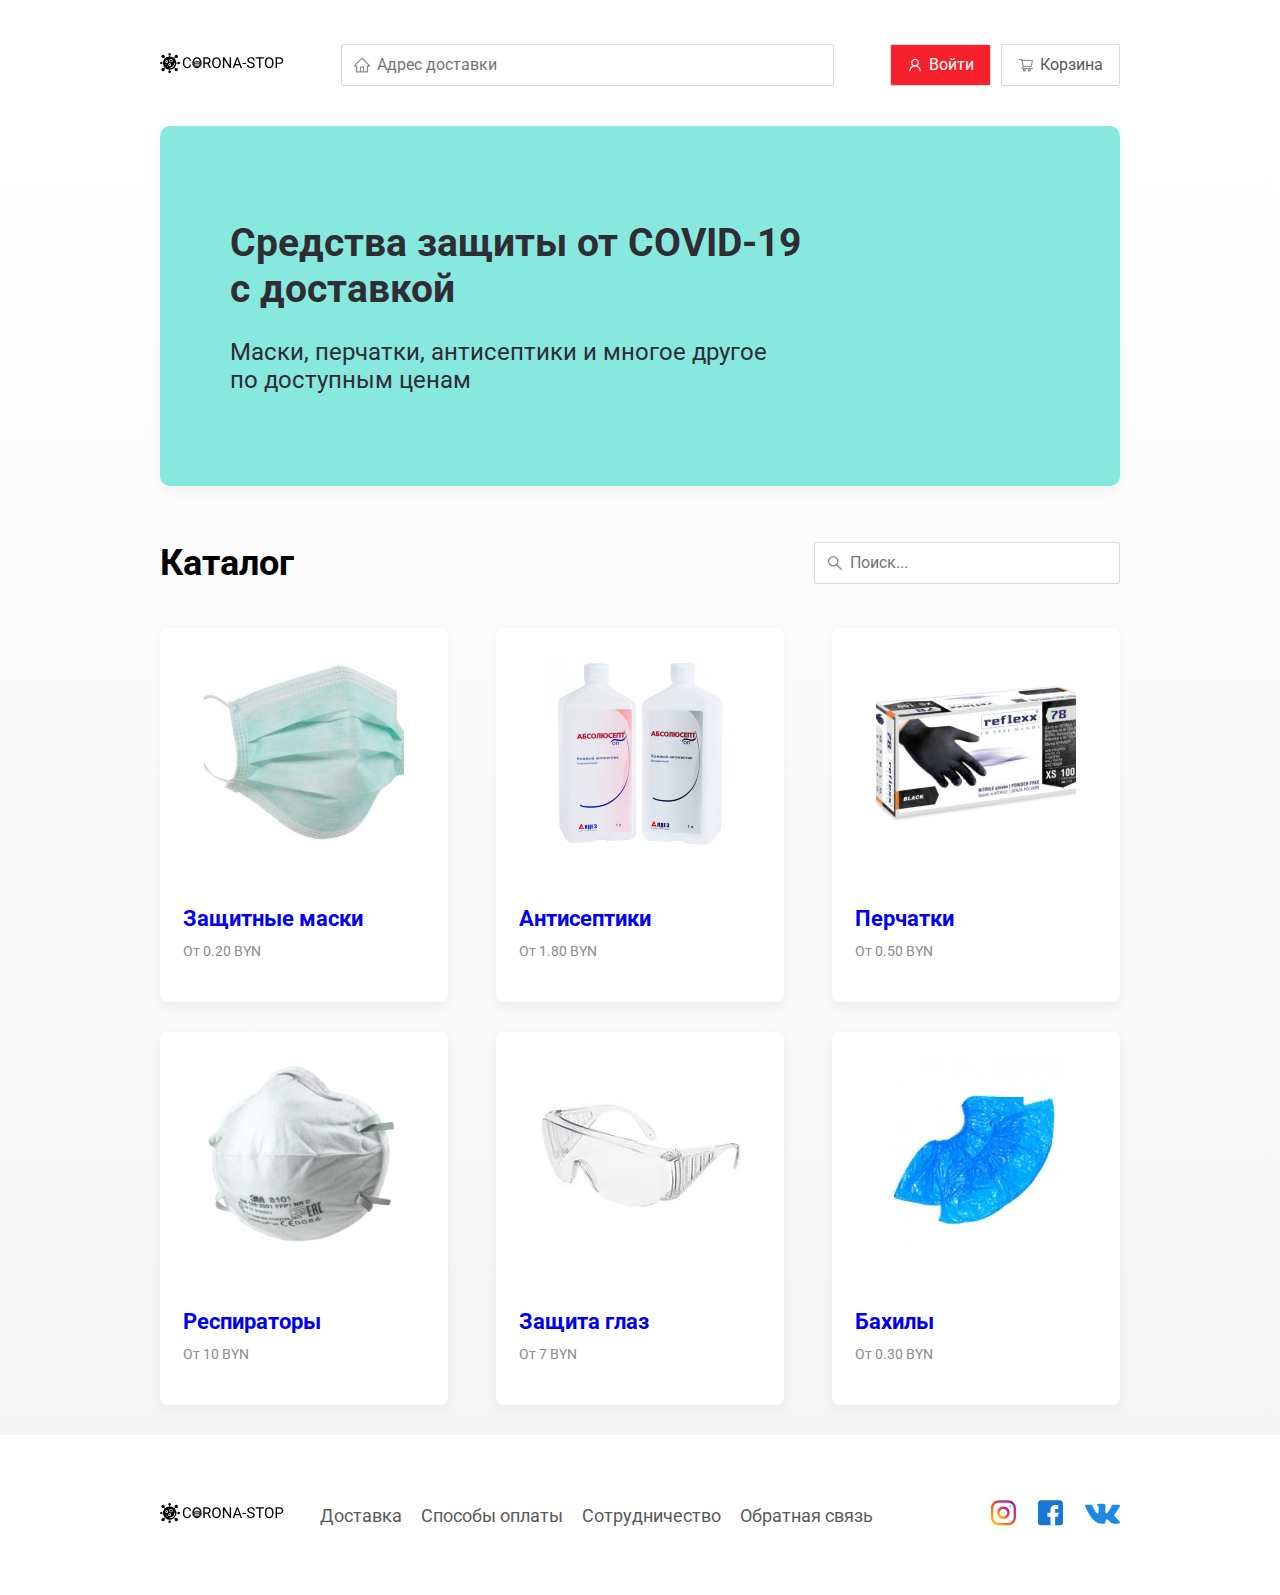
<file: index.html>
<!DOCTYPE html>
<html lang="ru">
<head>
    <meta charset="UTF-8">
    <meta name="viewport" content="width=device-width, initial-scale=1.0">
    <title>CORONA-STOP - Средства индивидуальной защиты</title>
    <link href="https://fonts.googleapis.com/css2?family=Roboto:wght@400;700&display=swap" rel="stylesheet">
    <link rel="stylesheet" href="css/normalize.css">

    <link rel="stylesheet" href="css/style.css">
</head>
<body>
    <div class="container">
        <header class="header">
            <a href="index.html">
            <img src="img/logo.svg" alt="Logo" class="logo">
            </a>
            <input type="text" class="input input-adress" placeholder="Адрес доставки"> 
            <div class="buttons">
                <button class="button button-primary">
                    <img src="img/user.svg" alt="user" class="button-icon"> 
                   <span class="button-text">Войти</span> 
                </button>
                <button class="button">
                    <img src="img/shopping-cart.svg" alt="cart" class="button-icon"> 
                    <span class="button-text">Корзина</span>
                    </button>
            </div>
        </header>   
    </div>
   <!-- /.container -->

<main class="main">
    <div class="container">
        <section class="promo">
            <h1 class="promo-title">Средства защиты от COVID-19 <br>
                с доставкой</h1>
            <p class="promo-text">Маски, перчатки, антисептики и многое другое по доступным ценам
            </p>
        </section>

        <section class="restaurants">
            <div class="section-heading">
              <h2 class="section-title">Каталог</h2>
                <input type="text" class="input input-search" placeholder="Поиск..."/>
            </div>
            <div class="cards">

                <a href="mask.html" class="card">
                    <img src="img/image.png" alt="image" class="card-image">
                    <div class="card-text">
                        <div class="card-heading">
                            <h3 class="card-title">Защитные маски</h3>
                        </div>
                        <!-- /.card-heading -->
                            <div class="fofo">
                                <div class="price">От 0.20 BYN</div>
                            </div>
                            <!-- /.card-info -->
                    </div>
                    <!-- /.card-text -->
                </a>
                <!-- /.card -->



                <a href="mask.html" class="card">
                    <img src="img/image1.png" alt="image" class="card-image">
                    <div class="card-text">
                        <div class="card-heading">
                            <h3 class="card-title">Антисептики</h3>
                        </div>
                        <!-- /.card-heading -->
                            <div class="card-info">
                                <div class="price">От 1.80 BYN</div>
                            </div>
                            <!-- /.card-info -->
                    </div>
                    <!-- /.card-text -->
                </a>
                <!-- /.card -->


                <a href="mask.html" class="card">
                    <img src="img/image2.png" alt="image" class="card-image">
                    <div class="card-text">
                        <div class="card-heading">
                            <h3 class="card-title">Перчатки</h3>
                        </div>
                        <!-- /.card-heading -->
                            <div class="card-info">
                                <div class="price">От 0.50 BYN</div>
                            </div>
                            <!-- /.card-info -->
                    </div>
                    <!-- /.card-text -->
                </a>
                <!-- /.card -->


                <a href="mask.html" class="card">
                    <img src="img/image3.png" alt="image" class="card-image">
                    <div class="card-text">
                        <div class="card-heading">
                            <h3 class="card-title">Респираторы</h3>
                        </div>
                        <!-- /.card-heading -->
                            <div class="card-info">
                                <div class="price">От 10 BYN</div>
                            </div>
                            <!-- /.card-info -->
                    </div>
                    <!-- /.card-text -->
                </a>
                <!-- /.card -->


                <a href="mask.html" class="card">
                    <img src="img/image4.png" alt="image" class="card-image">
                    <div class="card-text">
                        <div class="card-heading">
                            <h3 class="card-title">Защита глаз</h3>
                        </div>
                        <!-- /.card-heading -->
                            <div class="card-info">
                                <div class="price">От 7 BYN</div>
                            </div>
                            <!-- /.card-info -->
                    </div>
                    <!-- /.card-text -->
                </a>
                <!-- /.card -->


                <a href="mask.html" class="card">
                    <img src="img/image5.png" alt="image" class="card-image">
                    <div class="card-text">
                        <div class="card-heading">
                            <h3 class="card-title">Бахилы</h3>
                        </div>
                        <!-- /.card-heading -->
                            <div class="card-info">
                                <div class="price">От 0.30 BYN</div>
                            </div>
                            <!-- /.card-info -->
                    </div>
                    <!-- /.card-text -->
                </a>
                <!-- /.card -->
            </div>
            <!-- /.cards -->
        </section>
    </div>
    <!-- /.container -->
</main>

<div class="fouter">
    <div class="container">
     <div class="fouter-block">
        <a href="index.html">
         <img src="img/logo.svg" alt="logo" class="logo fouter-logo">
         </a>
         <nav class="fouter-nav">
             <a href="#" class="fouter-link">Доставка</a>
             <a href="#" class="fouter-link">Способы оплаты</a>
             <a href="#" class="fouter-link">Сотрудничество</a>
             <a href="#" class="fouter-link">Обратная связь</a>
         </nav>
         <div class="social-links">
             <a href="#" class="social-link"><img src="img/Group 1.svg" alt="instagram"></a>
             <a href="#" class="social-link"><img src="img/Group 2.svg" alt="facebook"></a>
             <a href="#" class="social-link"><img src="img/vk.svg" alt="vk"></a>
         </div>
     </div>   
    </div>
</div>

</body>
</html>
</file>
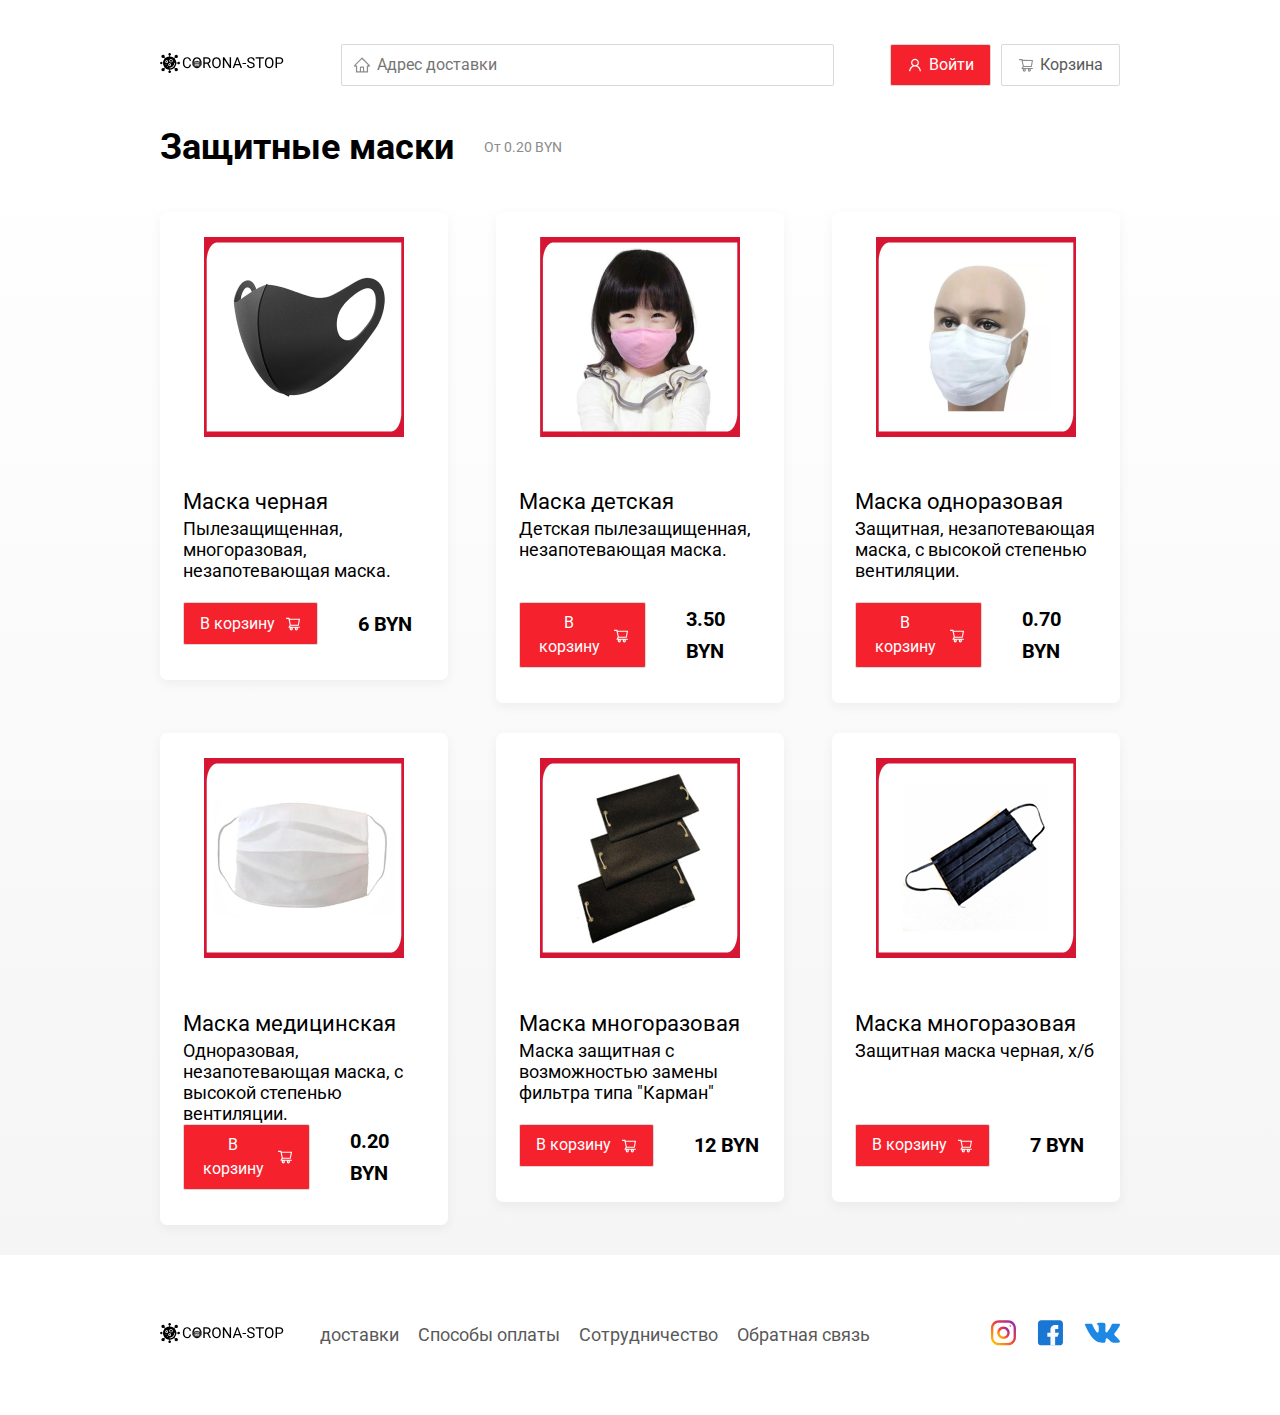
<file: mask.html>
<!DOCTYPE html>
<html lang="ru">
<head>
    <meta charset="UTF-8">
    <meta name="viewport" content="width=device-width, initial-scale=1.0">
    <title>Защитные маски</title>
    <link href="https://fonts.googleapis.com/css2?family=Roboto:wght@400;700&display=swap" rel="stylesheet">
    <link rel="stylesheet" href="css/normalize.css">
<link rel="stylesheet" href="css/animate.css">
    <link rel="stylesheet" href="css/style.css">
</head>
<body>
    <div class="container">
        <header class="header">
            <a href="index.html" class="logo wow bounce" data-wow-delay="0.2">
            <img src="img/logo.svg" alt="Logo" class="logo">
        </a>
            <input type="text" class="input input-adress" placeholder="Адрес доставки"> 
            <div class="buttons">
                <button class="button button-primary">
                    <img src="img/user.svg" alt="user" class="button-icon"> 
                   <span class="button-text">Войти</span> 
                </button>
                <button class="button" id="cart-button">
                    <img src="img/shopping-cart.svg" alt="cart" class="button-icon"> 
                    <span class="button-text">Корзина</span>
                    </button>
            </div>
        </header>   
    </div>
   <!-- /.container -->

<main class="main">
    <div class="container">
        
        <section class="restaurants">
            <div class="section-heading">
              <h2 class="section-title">Защитные маски</h2> 
              <div class="card-info">
                <div class="price">От 0.20 BYN</div>
            </div>
            </div>
            <div class="cards">

                <div class="card wow fadeInUp" data-wow-delay="0.2s" >
                    <img src="img/1.jpg" alt="image" class="card-image">
                    <div class="card-text">
                        <div class="card-heading">
                            <h3 class="card-title cart-title-reg">Маска черная</h3>
                        </div>
                        <!-- /.card-heading -->
                            <div class="card-info">
                                <div class="ingredients">Пылезащищенная, многоразовая, незапотевающая маска.</div>
                            </div>
                            <!-- /.card-info -->
                            <div class="card-buttons">
                                <button class="button button-primary">
                                    <span class="button-card-text">В корзину</span>
                                    <img src="img/icon container.svg" alt="shopping-cart" class="card-button-image">

                                </button>
                                <strong class="card-price-bold">6 BYN</strong>
                            </div>
                    </div>
                    <!-- /.card-text -->
                </div>
                <!-- /.card -->

                <div class="card wow fadeInUp" data-wow-delay="0.4s" >
                    <img src="img/2.jpg" alt="image" class="card-image">
                    <div class="card-text">
                        <div class="card-heading">
                            <h3 class="card-title cart-title-reg">Маска детская</h3>
                        </div>
                        <!-- /.card-heading -->
                            <div class="card-info">
                                <div class="ingredients">Детская пылезащищенная, незапотевающая маска.</div>
                            </div>
                            <!-- /.card-info -->
                            <div class="card-buttons">
                                <button class="button button-primary">
                                    <span class="button-card-text">В корзину</span>
                                    <img src="img/icon container.svg" alt="shopping-cart" class="card-button-image">

                                </button>
                                <strong class="card-price-bold">3.50 BYN</strong>
                            </div>
                    </div>
                    <!-- /.card-text -->
                </div>
                <!-- /.card -->


                <div class="card wow fadeInUp" data-wow-delay="0.6s" >
                    <img src="img/3.jpg" alt="image" class="card-image">
                    <div class="card-text">
                        <div class="card-heading">
                            <h3 class="card-title cart-title-reg">Маска одноразовая</h3>
                        </div>
                        <!-- /.card-heading -->
                            <div class="card-info">
                                <div class="ingredients"> Защитная, незапотевающая маска, с высокой степенью вентиляции.</div>
                            </div>
                            <!-- /.card-info -->
                            <div class="card-buttons">
                                <button class="button button-primary">
                                    <span class="button-card-text">В корзину</span>
                                    <img src="img/icon container.svg" alt="shopping-cart" class="card-button-image">

                                </button>
                                <strong class="card-price-bold">0.70 BYN</strong>
                            </div>
                    </div>
                    <!-- /.card-text -->
                </div>
                <!-- /.card -->


                <div class="card wow fadeInUp" data-wow-delay="0.2s" >
                    <img src="img/4.jpg" alt="image" class="card-image">
                    <div class="card-text">
                        <div class="card-heading">
                            <h3 class="card-title cart-title-reg">Маска медицинская</h3>
                        </div>
                        <!-- /.card-heading -->
                            <div class="card-info">
                                <div class="ingredients">Одноразовая, незапотевающая маска, с высокой степенью вентиляции.</div>
                            </div>
                            <!-- /.card-info -->
                            <div class="card-buttons">
                                <button class="button button-primary">
                                    <span class="button-card-text">В корзину</span>
                                    <img src="img/icon container.svg" alt="shopping-cart" class="card-button-image">

                                </button>
                                <strong class="card-price-bold">0.20 BYN</strong>
                            </div>
                    </div>
                    <!-- /.card-text -->
                </div>
                <!-- /.card -->


                <div class="card wow fadeInUp" data-wow-delay="0.4s" >
                    <img src="img/5.jpg" alt="image" class="card-image">
                    <div class="card-text">
                        <div class="card-heading">
                            <h3 class="card-title cart-title-reg">Маска многоразовая</h3>
                        </div>
                        <!-- /.card-heading -->
                            <div class="card-info">
                                <div class="ingredients">Маска защитная с возможностью замены фильтра типа "Карман"</div>
                            </div>
                            <!-- /.card-info -->
                            <div class="card-buttons">
                                <button class="button button-primary">
                                    <span class="button-card-text">В корзину</span>
                                    <img src="img/icon container.svg" alt="shopping-cart" class="card-button-image">

                                </button>
                                <strong class="card-price-bold">12 BYN</strong>
                            </div>
                    </div>
                    <!-- /.card-text -->
                </div>
                <!-- /.card -->


                <div class="card wow fadeInUp" data-wow-delay="0.6s" >
                    <img src="img/6.jpg" alt="image" class="card-image">
                    <div class="card-text">
                        <div class="card-heading">
                            <h3 class="card-title cart-title-reg">Маска многоразовая</h3>
                        </div>
                        <!-- /.card-heading -->
                            <div class="card-info">
                                <div class="ingredients">Защитная маска черная, х/б</div>
                            </div>
                            <!-- /.card-info -->
                            <div class="card-buttons">
                                <button class="button button-primary">
                                    <span class="button-card-text">В корзину</span>
                                    <img src="img/icon container.svg" alt="shopping-cart" class="card-button-image">

                                </button>
                                <strong class="card-price-bold">7 BYN</strong>
                            </div>
                    </div>
                    <!-- /.card-text -->
                </div>
                <!-- /.card -->

            </div>
            <!-- /.cards -->
        </section>
    </div>
    <!-- /.container -->
</main>

<div class="fouter">
    <div class="container">
     <div class="fouter-block">
        <a href="index.html">
         <img src="img/logo.svg" alt="logo" class="logo fouter-logo">
         </a>
         <nav class="fouter-nav">
             <a href="#" class="fouter-link">доставки</a>
             <a href="#" class="fouter-link">Способы оплаты</a>
             <a href="#" class="fouter-link">Сотрудничество</a>
             <a href="#" class="fouter-link">Обратная связь</a>
         </nav>
         <div class="social-links">
             <a href="#" class="social-link"><img src="img/Group 1.svg" alt="instagram"></a>
             <a href="#" class="social-link"><img src="img/Group 2.svg" alt="facebook"></a>
             <a href="#" class="social-link"><img src="img/vk.svg" alt="vk"></a>
         </div>
     </div>   
    </div>
</div>
<div class="modal">
    <div class="modal-dialog">
        <div class="modal-header">
            <h3 class="modal-title">Корзина</h3>
            <button class="close">&times;</button>
        </div>
        <div class="modal-body">
<div class="mask-row">
    <span class="mask-name">Маска одноразовая</span>
    <strong class="mask-price">0.7 BYN</strong>
    <div class="mask-counter">
        <button class="counter-button">-</button>
<span class="counter">1</span>
        <button class="counter-button">+</button>

    </div>
</div>
<div class="mask-row">
    <span class="mask-name">Маска детская</span> 
    <strong class="mask-price">3.50 BYN</strong>
    <div class="mask-counter">
        <button class="counter-button">-</button>
<span class="counter">1</span>
        <button class="counter-button">+</button>

    </div>
</div>
<div class="mask-row">
    <span class="mask-name">Маска черная</span>
    <strong class="mask-price">6 BYN</strong>
    <div class="mask-counter">
        <button class="counter-button">-</button>
<span class="counter">1</span>
        <button class="counter-button">+</button>

    </div>
</div>
<div class="mask-row">
    <span class="mask-name">Маска медицинская</span>
    <strong class="mask-price">0.20 BYN</strong>
    <div class="mask-counter">
        <button class="counter-button">-</button>
<span class="counter">1</span>
        <button class="counter-button">+</button>

    </div>
</div>

<!-- /.masks-row -->
        </div>
        <div class="modal-footer">
            <span class="modal-pricetag">10.40 BYN</span>
            <div class="footer-buttons">
                <button class="button button-primary">Оформить заказ</button>
                <button class="button">Отмена</button>

            </div>
        </div>
    </div>
</div>
<script src="js/wow.min.js"></script>
<script src="js/main.js"></script>

</body>
</html>
</file>
<file: css/style.css>
* {
box-sizing: border-box;
}

body {
font-family: 'Roboto', sans-serif;
padding-top: 44px;
}

.container {
max-width: 1200px;
margin: auto;
}
.header {
display: flex;
align-items: center;
justify-content: space-between;
margin-bottom: 40px;
}

.input { 
background: #FFFFFF;
border: 1px solid #D9D9D9;
border-radius: 2px;
font-size: 16px;
line-height: 24px;
padding: 8px;
padding-left: 35px;
background-repeat: no-repeat;
background-position: left 11px center; 
}

.input-adress {
flex: 0.8;
background-image: url(../img/home.svg);

}

.input-search {
    width: 306px;
    background-image: url(../img/search.svg);
    margin-left: auto;
}

.buttons {
display: flex;
align-items: center;


}
.button {
    display: flex;
    align-items: center;
padding: 8px 16px;
background: #FFFFFF;
border: 1px solid #D9D9D9;
box-sizing: border-box;
box-shadow: 0px 0px 2px rgba(0, 0, 0, 0.0015);
border-radius: 2px;
color: #595959;
font-size: 16px;
line-height: 24px;
}

.button-primary {
    background: #F5222D;
    border: 1px solid #D9D9D9;
    color: #fff;
    margin-right: 10px;
}

.button-card-text {
    margin-right: 10px;
}

.button-icon {
    margin-right: 6px;
    vertical-align: middle;
}

.button-text {
vertical-align: middle;
}


.promo {
    box-shadow: 0px 7px 12px rgba(158, 158, 163, 0.1);
    background: #87E8DE url(../img/promo-image.png) no-repeat top  right;
border-radius: 10px;
padding: 68px 70px;
margin-bottom: 56px;
}

.promo-title {
font-style: normal;
font-weight: bold;
font-size: 39px;
line-height: 46px;
color: #302C34;
}

.promo-text {
max-width: 538px;
font-style: normal;
font-weight: normal;
font-size: 24px;
line-height: 28px;
color: #302C34;
}


.section-heading {
display: flex;
align-items: center;
margin-bottom: 44px;
}

.section-title {
font-style: normal;
font-weight: bold;
font-size: 36px;
line-height: 42px;
color: #000000;
margin: 0;
margin-right: 30px;
}

.cards {
    display: flex;
    align-items: flex-start;
    flex-wrap: wrap;
    justify-content: space-between;
}

.card{
    background: #FFFFFF;
box-shadow: 0px 4px 12px rgba(0, 0, 0, 0.05);
border-radius: 7px;
overflow: hidden;
margin-bottom: 30px;
flex-basis: 30%;
text-decoration: none;
}

.card-image {
width: 100%;
height: 250px;
object-fit: none;
}

.card-text {
    padding-top: 20px;
    padding-bottom: 35px;
    padding-left: 23px;
    padding-right: 23px;
}

.card-heading {
    display: flex;
    align-items: center;
    justify-content: space-between;
}

.card-title {
margin: 0;
font-style: normal;
font-weight: bold;
font-size: 22px;
line-height: 32px;
}

.cart-title-reg {
    font-weight: 400;
}

.card-tag { 
    font-style: normal;
    font-weight: normal;
    font-size: 12px;
    line-height: 20px;
    color: #FFFFFF;
    background: #262626;
border-radius: 2px;
padding: 1px 8px;
}

.card-info {
display: flex;
align-items: center;
flex-wrap: wrap;
}
.card-buttons {
    display: flex;
    align-items: center;
    margin-top: 24px;
}
.card-price-bold {
    font-weight: bold;
    font-size: 20px;
    line-height: 32px;
    margin-left: 30px;
}

.rating {
margin-right: 26px;
color: #FFC107;
font-style: normal;
font-weight: bold;
font-size: 18px;
line-height: 32px;
}

.price, .category {
color: #8C8C8C;
font-style: normal;
font-weight: normal;
font-size: 18px;
line-height: 32px;
}

.price {
    margin-right: 10px;
}

.category {
    text-overflow: ellipsis;
    overflow: hidden;
    white-space: nowrap;
    max-width: 150px;
}

.ingredients {
    font-size: 18px;
    line-height: 21px;   
    height: 60px; 
}
/////////////////////
//.price:after {
    content: "";
    width: 5px;
    height: 5px;
    background-color: #8C8C8C;
    display: inline-block;
    vertical-align: middle;
    border-radius: 50%;
    margin-left: 10px;
}

.main {
background: linear-gradient(180deg, rgba(245, 245, 245, 0) 1.04%, #F5F5F5 100%);
}

.fouter {
padding: 60px 0;
}

.fouter-block {
    display: flex;
    align-items: center;
    justify-content: space-between;
}

.fouter-nav {
    margin-left: 35px;
    margin-right: auto;
}

.fouter-link {
display: inline-block;
color: #595959;
text-decoration: none;
font-style: normal;
font-weight: normal;
font-size: 18px;
line-height: 21px;
}

.fouter-link:not(:last-child){
    margin-right: 15px;
}

.social-links {
    display: flex;
    align-items: center;
}

.social-link:not(:last-child){
    margin-right: 21px;
}

.modal{
    display: none;
    position: fixed;
    left: 0;
    top: 0;
    width: 100%;
    height: 100%;
    background: rgba(0, 0, 0, 0.4);
}
.is-open{
    display: flex;
}
.modal-dialog{
    margin: auto;
    max-width: 780px;
    width: 95%;
background: #FFFFFF;
border-radius: 5px;
padding: 40px 45px;
}
.modal-title{
    margin: 0;
    font-style: normal;
font-weight: bold;
font-size: 36px;
line-height: 42px;
}
.modal-header{
    display: flex;
    align-items: center;
    justify-content: space-between;
    margin-bottom: 45px;
}

.close{
    font-size: 36px;
    border: none;
    background-color: transparent;
}

.mask-row{
display: flex;
align-items: flex-start;
justify-content: space-between;
padding-bottom: 8px;
border-bottom: 1px solid #D9D9D9;
margin-bottom: 15px;
}

.mask-price{
    margin-left: auto;
    margin-right: 47px;
    font-weight: bold;
    font-size: 20px;
line-height: 32px;
}
.mask-name{
font-style: normal;
font-weight: normal;
font-size: 18px;
line-height: 32px;
}

.mask-counter{
    display: flex;
    align-items: center;
}

.counter-button{
    display: flex;
    align-items: center;
    justify-content: center;
    width: 39px;
height: 32px;
background: #FFFFFF;
border: 1px solid #40A9FF;
box-sizing: border-box;
border-radius: 2px;
font-weight: normal;
font-size: 14px;
line-height: 22px;
color: #40A9Ff;
}

.counter {
    font-size: 24px;
    line-height: 24px;
    margin-left: 10px;
    margin-right: 10px;
}

.modal-footer{
    display: flex;
    align-items: center;
    justify-content: space-between;
}
.footer-buttons{
    display: flex;
    align-items: center;
}
.modal-body{
    margin-bottom: 52px;
}
.modal-pricetag{
background: #262626;
border-radius: 5px;
color: #fff;
padding: 15px 20px;
}

@media (max-width: 1366px) {
    .container {
        max-width: 960px;
    }
    .promo {
        background-position: center right -300px;
    }
    .rating {
        margin-right: 15px;
    }
.category, .price {
    font-size: 14px;
}
}

@media (max-width: 992px) {
    .container {
        max-width: 750px;
    }
    .promo {
        padding: 50px;
        background-size: 500px;
        background-position: center right -200px;
    }
    .promo-text {
        font-style: 16px;
        max-width: 400px;
    }
    .card {
        flex-basis: 49%;
    }
    .fouter-link {
        font-size: 16px;
    }
}

@media (max-width: 768px) {
    .container {
        max-width: 560px;
    }
    .card .rating {
        flex-basis: 100%;
    }
    .card-title {
        font-size: 18px;
    }
    .promo-text {
        margin-top: 0;
    }
    .promo {
        background-size: 400px;
        background-position: bottom 50px right -200px;
    }
    .promo-title {
        font-size: 24px;
        line-height: 1.4;
    }
}

@media (max-width: 578px) {
.container {
    width: 90%;
}    
.header {
    flex-wrap: wrap;
}
.input-adress {
    flex: 1;
margin-top: 15px;
order: 5;
}
.promo {
    background-image: none;
}
.promo-title {
    margin-bottom: 10px;
}
.section-title {
    font-style: 20px;
}
.card {
    flex-basis: 100%;
}
.card-image {
    width: 100%;
}
.fouter-nav {
    margin-left: 0;
    margin-right: 0;
    order: 0;
    display: flex;
    flex-direction: column;
}
.fouter-logo {
    margin-right: 15px;
    order: 1;
}
.social-links {
    order: 2;
}
.fouter {
    padding: 30px 0;
}
.section-title {
font-size: 25px;
}
}

@media (max-width: 480px) {
    .button-icon {
        margin-right: 0;
    }
   .button {
       min-height: 40px;
   }
    .button-text {
        display: none;
    }
    .promo {
        padding: 20px;
    }
    .section-heading {
        flex-wrap: wrap;
    }
    .fouter-logo {
        order: 0;
        margin-bottom: 20px;
    }
    .fouter-block {
        flex-wrap: wrap;
        flex-direction: column;
        align-items: center;
    }
    .fouter-nav {
        margin-bottom: 20px;
        text-align: center;
    }
    .fouter-link:not(:last-child) {
        margin-right: 0;
    }
}
</file>
